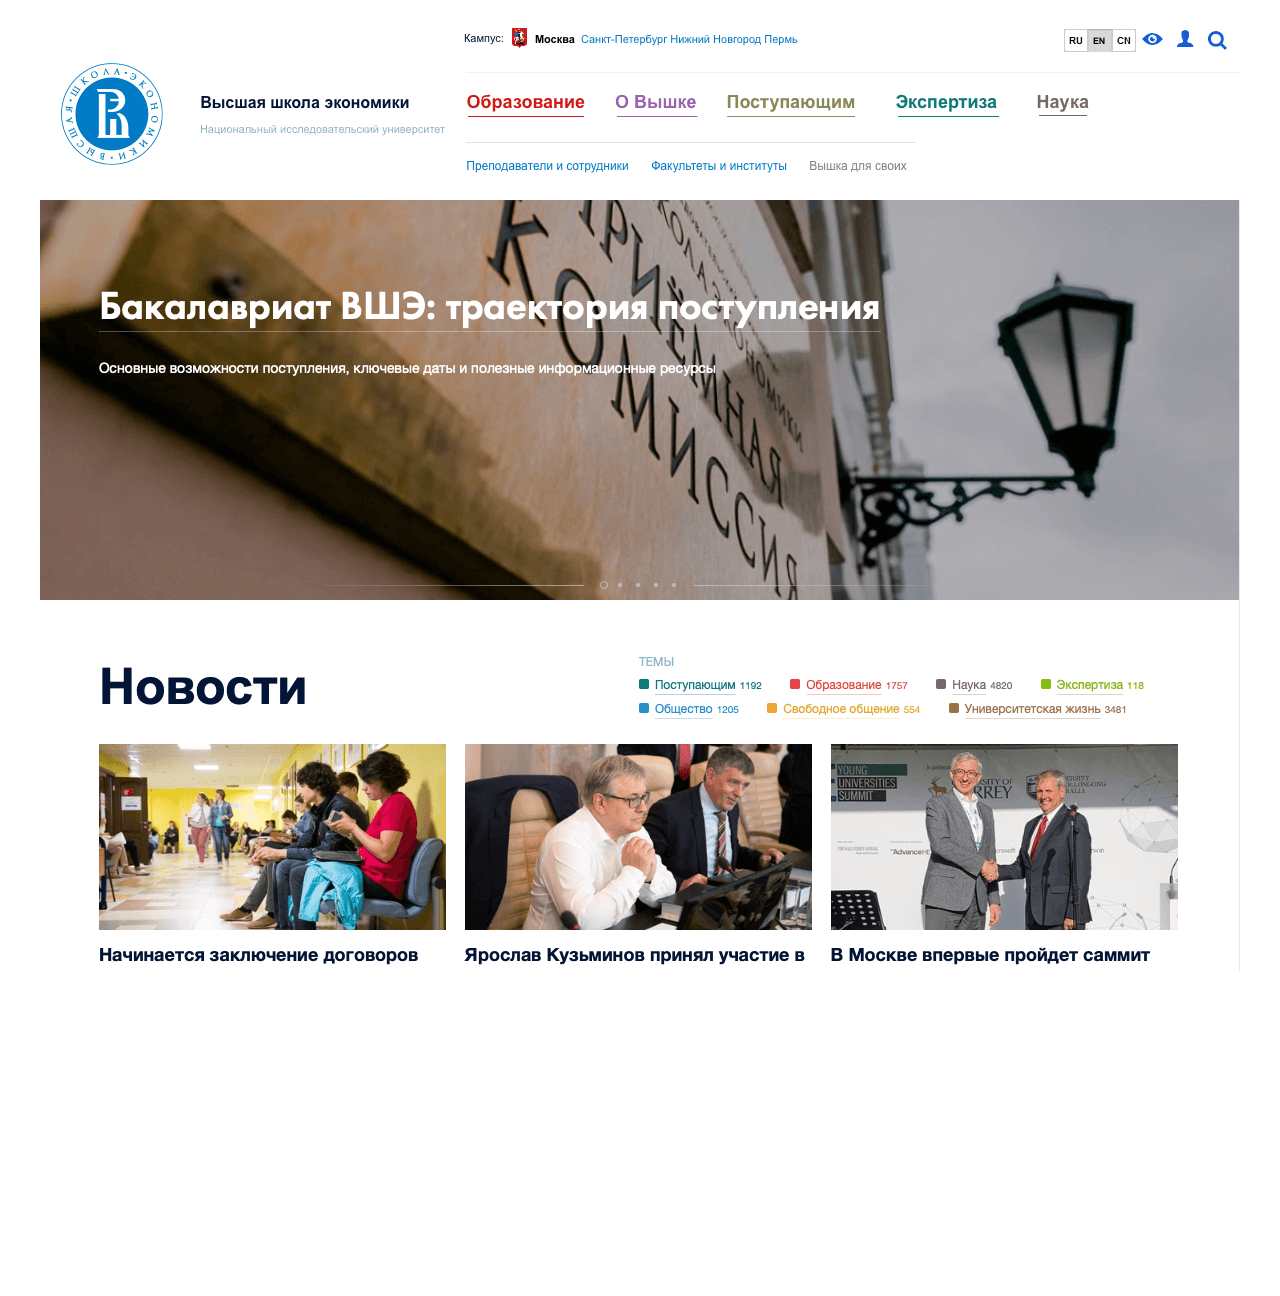
<file: gh-pages/index.html>
<!DOCTYPE html>
<html>
<head>
	<title>hse.ru header demo</title>
</head>
<body>
<style>
.body {
	height: 100vw;
	background: url('img/main/414@1x.png') top center / 414px no-repeat;
}
.body:hover {background: url('img/menu/Inner414 Burger Down White.png') top center / 414px no-repeat;}

@media (min-width: 768px) {
	.body {background: url('img/main/NewHeader768 WHITEMENU Version@1x.png') top center / 768px no-repeat;}
	.body:hover {background: url('img/menu/NewHeader768 WHITEMENU Burger Horisontal Dropdown@1x.png') top center / 768px no-repeat;}
}

@media (min-width: 992px) {
	.body {background: url('img/main/NewHeader992@1x.png') top center / 992px no-repeat;}
	.body:hover {background: url('img/menu/NewHeader992 MENU@1x.png') top center / 992px no-repeat;}
}

@media (min-width: 1200px) {
	.body {background: url('img/main/NewHeader1200@1x.png') top center / 1200px no-repeat;}
	.body:hover {background: url('img/menu/NewHeader1200 MENU@1x.png') top center / 1200px no-repeat;}
}

@media (min-width: 1600px) {
	.body {background: url('img/main/NewHeader1600@1x.png') top center / 1600px no-repeat;}
	.body:hover {background: url('img/menu/NewHeader1600 MENU@1x.png') top center / 1600px no-repeat;}
}

</style>
<div class="body"></div>
</body>
</html>
</file>
